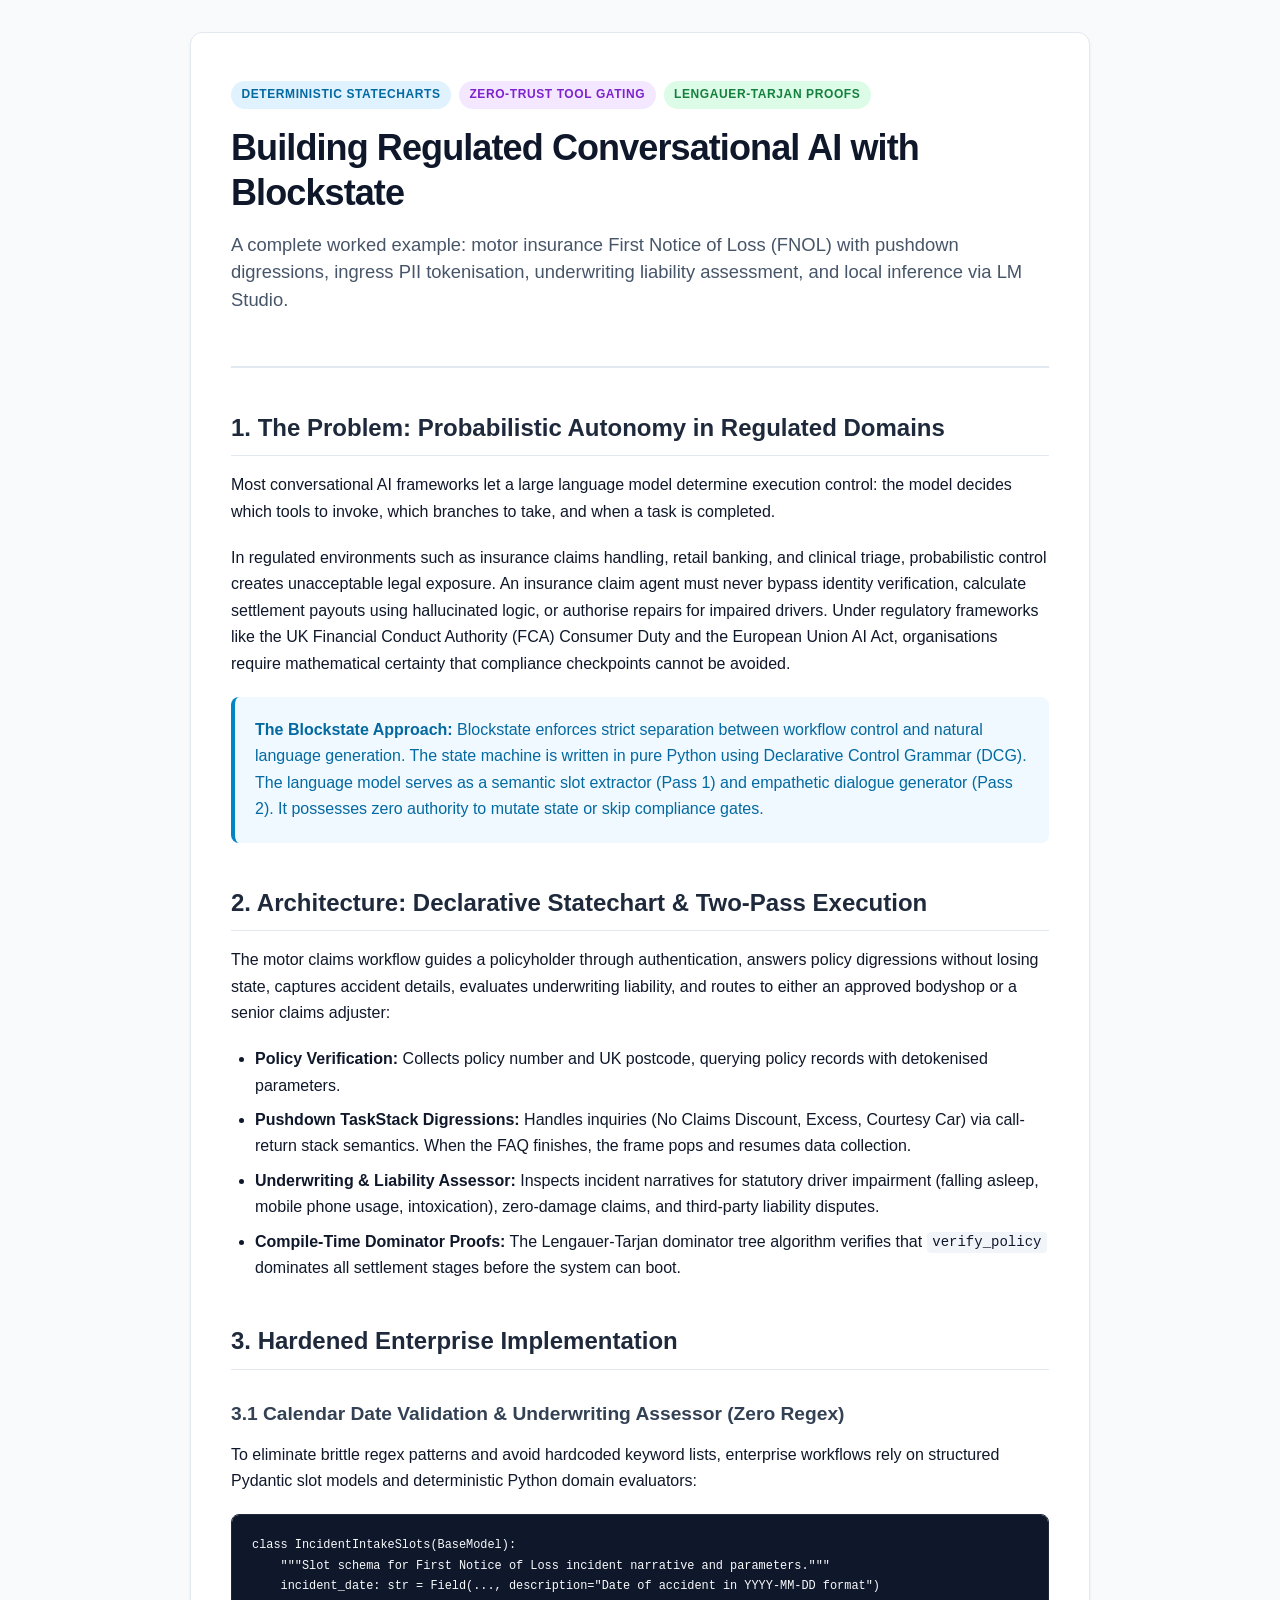
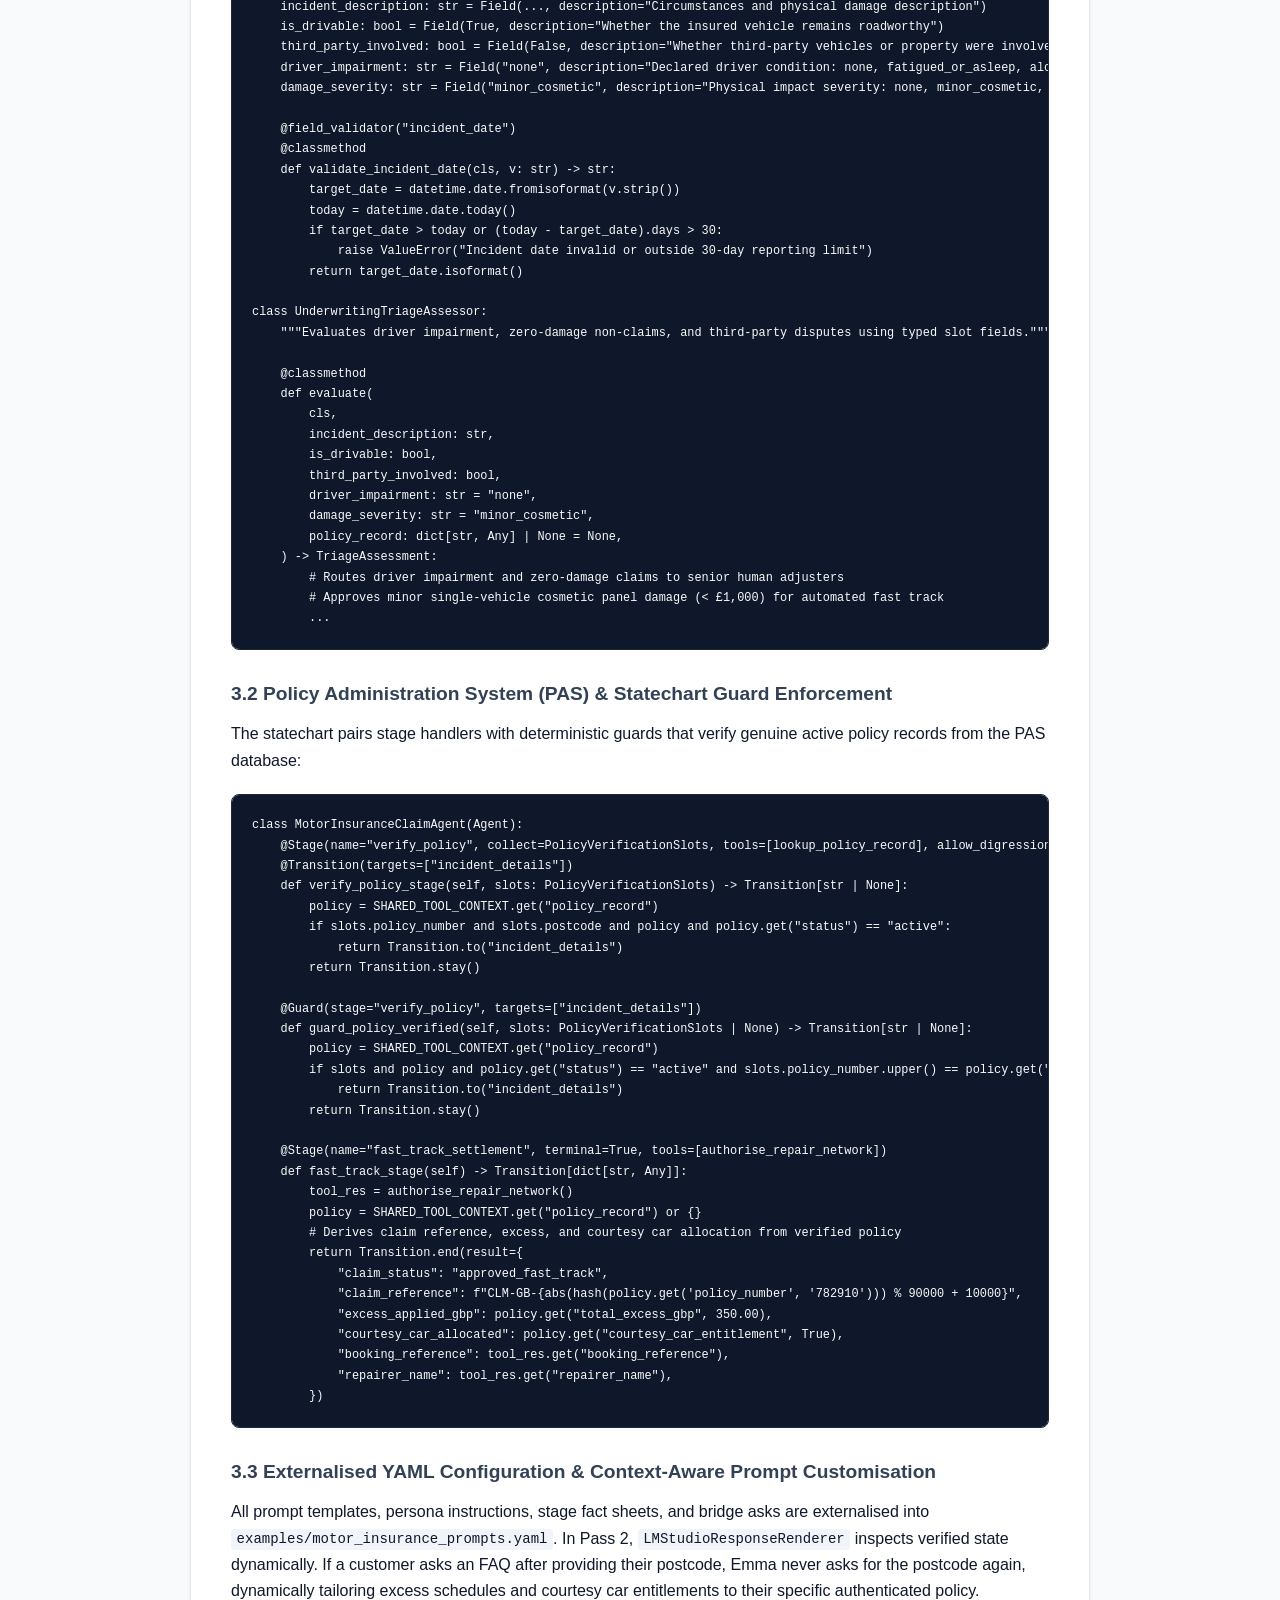
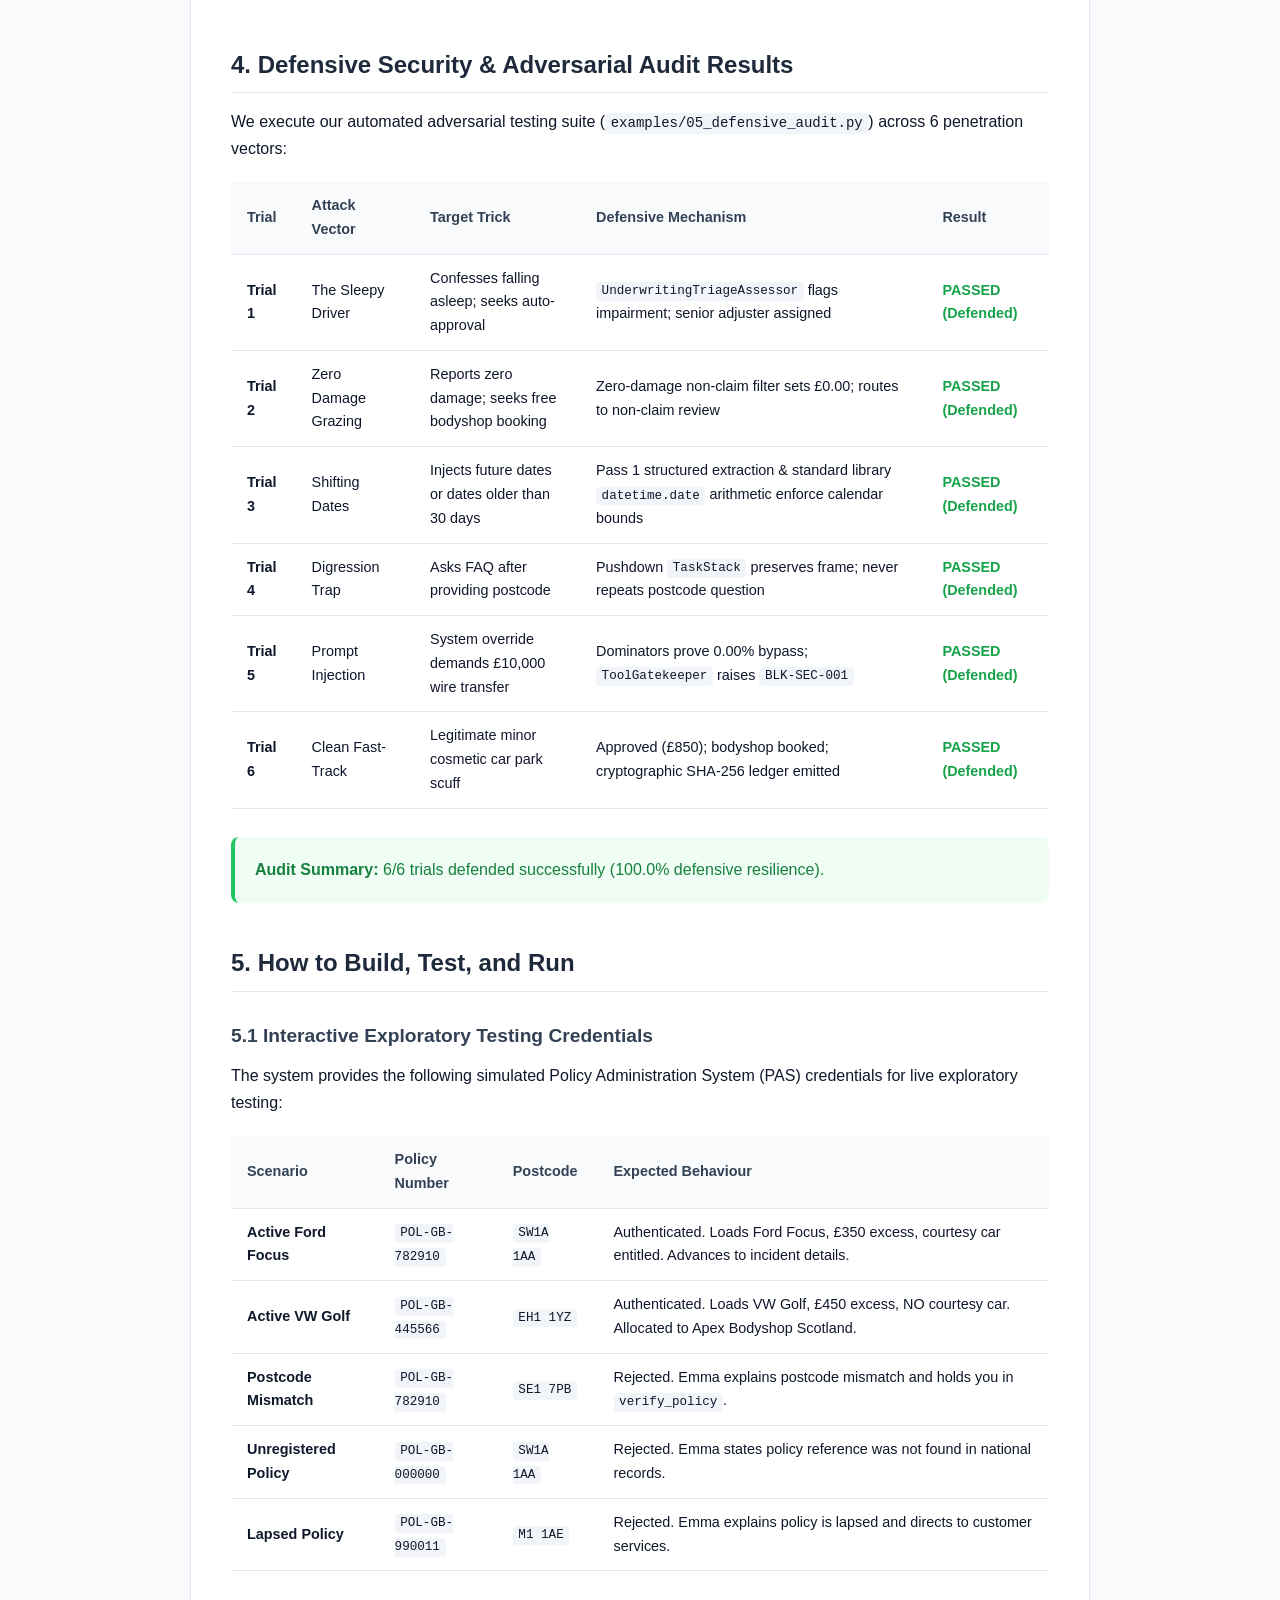
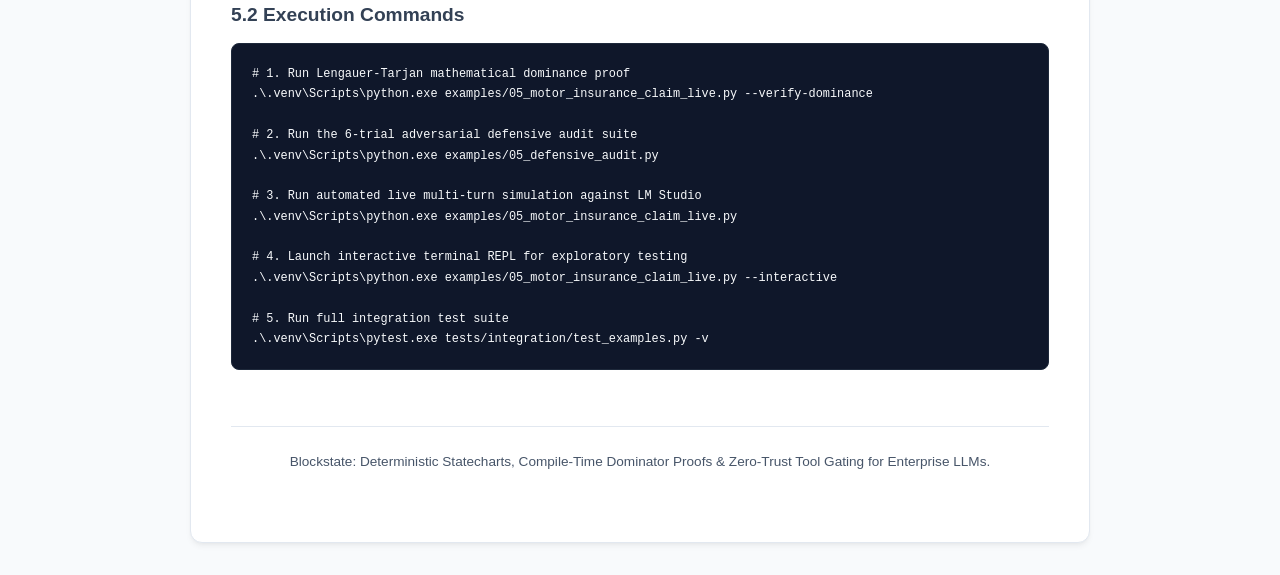
<file: examples/motor_insurance_claim_tutorial.html>
<!DOCTYPE html>
<html lang="en-GB">
<head>
  <meta charset="UTF-8">
  <meta name="viewport" content="width=device-width, initial-scale=1.0">
  <title>Building Regulated Conversational AI with Blockstate: An Enterprise Motor Insurance Claims Statechart</title>
  <style>
    :root {
      --font-sans: -apple-system, BlinkMacSystemFont, "Segoe UI", Roboto, "Helvetica Neue", Arial, sans-serif;
      --font-mono: ui-monospace, SFMono-Regular, "SF Mono", Menlo, Consolas, "Liberation Mono", monospace;
      --color-bg: #f8fafc;
      --color-surface: #ffffff;
      --color-text: #0f172a;
      --color-muted: #475569;
      --color-border: #e2e8f0;
      --color-primary: #0284c7;
      --color-primary-dark: #0369a1;
      --color-success: #16a34a;
      --color-warning: #d97706;
      --color-danger: #dc2626;
      --color-code-bg: #0f172a;
      --color-code-text: #f8fafc;
    }

    * {
      box-sizing: border-box;
      margin: 0;
      padding: 0;
    }

    body {
      font-family: var(--font-sans);
      background-color: var(--color-bg);
      color: var(--color-text);
      line-height: 1.65;
      padding: 2rem 1rem;
    }

    .container {
      max-width: 900px;
      margin: 0 auto;
      background: var(--color-surface);
      padding: 3rem 2.5rem;
      border-radius: 12px;
      border: 1px solid var(--color-border);
      box-shadow: 0 4px 6px -1px rgba(0, 0, 0, 0.05), 0 2px 4px -2px rgba(0, 0, 0, 0.05);
    }

    header {
      border-bottom: 2px solid var(--color-border);
      padding-bottom: 2rem;
      margin-bottom: 2.5rem;
    }

    .badge-bar {
      display: flex;
      gap: 0.5rem;
      flex-wrap: wrap;
      margin-bottom: 1rem;
    }

    .badge {
      display: inline-flex;
      align-items: center;
      padding: 0.25rem 0.65rem;
      border-radius: 9999px;
      font-size: 0.75rem;
      font-weight: 600;
      text-transform: uppercase;
      letter-spacing: 0.05em;
    }

    .badge-blue { background: #e0f2fe; color: #0369a1; }
    .badge-green { background: #dcfce7; color: #15803d; }
    .badge-purple { background: #f3e8ff; color: #7e22ce; }

    h1 {
      font-size: 2.25rem;
      font-weight: 800;
      letter-spacing: -0.025em;
      line-height: 1.25;
      color: #0f172a;
      margin-bottom: 1rem;
    }

    .subtitle {
      font-size: 1.15rem;
      color: var(--color-muted);
      line-height: 1.5;
    }

    h2 {
      font-size: 1.5rem;
      font-weight: 700;
      margin-top: 2.5rem;
      margin-bottom: 1rem;
      border-bottom: 1px solid var(--color-border);
      padding-bottom: 0.5rem;
      color: #1e293b;
    }

    h3 {
      font-size: 1.2rem;
      font-weight: 600;
      margin-top: 1.75rem;
      margin-bottom: 0.75rem;
      color: #334155;
    }

    p {
      margin-bottom: 1.25rem;
    }

    ul, ol {
      margin-bottom: 1.25rem;
      padding-left: 1.5rem;
    }

    li {
      margin-bottom: 0.5rem;
    }

    pre {
      background: var(--color-code-bg);
      color: var(--color-code-text);
      padding: 1.25rem;
      border-radius: 8px;
      overflow-x: auto;
      font-family: var(--font-mono);
      font-size: 0.85rem;
      line-height: 1.5;
      margin-bottom: 1.5rem;
      border: 1px solid #1e293b;
    }

    code {
      font-family: var(--font-mono);
      font-size: 0.875em;
      background: #f1f5f9;
      color: #0f172a;
      padding: 0.15rem 0.35rem;
      border-radius: 4px;
    }

    pre code {
      background: transparent;
      color: inherit;
      padding: 0;
    }

    .callout {
      padding: 1.25rem;
      border-radius: 8px;
      margin-bottom: 1.5rem;
      border-left: 4px solid;
    }

    .callout-info {
      background: #f0f9ff;
      border-color: #0284c7;
      color: #0369a1;
    }

    .callout-warning {
      background: #fffbeb;
      border-color: #f59e0b;
      color: #b45309;
    }

    .callout-success {
      background: #f0fdf4;
      border-color: #22c55e;
      color: #15803d;
    }

    table {
      width: 100%;
      border-collapse: collapse;
      margin-bottom: 1.75rem;
      font-size: 0.9rem;
    }

    th, td {
      padding: 0.75rem 1rem;
      text-align: left;
      border-bottom: 1px solid var(--color-border);
    }

    th {
      background: #f8fafc;
      font-weight: 600;
      color: #334155;
    }

    tr:hover td {
      background: #f1f5f9;
    }

    footer {
      margin-top: 3.5rem;
      padding-top: 1.5rem;
      border-top: 1px solid var(--color-border);
      font-size: 0.85rem;
      color: var(--color-muted);
      text-align: center;
    }
  </style>
</head>
<body>
  <div class="container">
    <header>
      <div class="badge-bar">
        <span class="badge badge-blue">Deterministic Statecharts</span>
        <span class="badge badge-purple">Zero-Trust Tool Gating</span>
        <span class="badge badge-green">Lengauer-Tarjan Proofs</span>
      </div>
      <h1>Building Regulated Conversational AI with Blockstate</h1>
      <p class="subtitle">A complete worked example: motor insurance First Notice of Loss (FNOL) with pushdown digressions, ingress PII tokenisation, underwriting liability assessment, and local inference via LM Studio.</p>
    </header>

    <section id="introduction">
      <h2>1. The Problem: Probabilistic Autonomy in Regulated Domains</h2>
      <p>
        Most conversational AI frameworks let a large language model determine execution control: the model decides which tools to invoke, which branches to take, and when a task is completed.
      </p>
      <p>
        In regulated environments such as insurance claims handling, retail banking, and clinical triage, probabilistic control creates unacceptable legal exposure. An insurance claim agent must never bypass identity verification, calculate settlement payouts using hallucinated logic, or authorise repairs for impaired drivers. Under regulatory frameworks like the UK Financial Conduct Authority (FCA) Consumer Duty and the European Union AI Act, organisations require mathematical certainty that compliance checkpoints cannot be avoided.
      </p>
      <div class="callout callout-info">
        <strong>The Blockstate Approach:</strong> Blockstate enforces strict separation between workflow control and natural language generation. The state machine is written in pure Python using Declarative Control Grammar (DCG). The language model serves as a semantic slot extractor (Pass 1) and empathetic dialogue generator (Pass 2). It possesses zero authority to mutate state or skip compliance gates.
      </div>
    </section>

    <section id="architecture">
      <h2>2. Architecture: Declarative Statechart &amp; Two-Pass Execution</h2>
      <p>
        The motor claims workflow guides a policyholder through authentication, answers policy digressions without losing state, captures accident details, evaluates underwriting liability, and routes to either an approved bodyshop or a senior claims adjuster:
      </p>
      <ul>
        <li><strong>Policy Verification:</strong> Collects policy number and UK postcode, querying policy records with detokenised parameters.</li>
        <li><strong>Pushdown TaskStack Digressions:</strong> Handles inquiries (No Claims Discount, Excess, Courtesy Car) via call-return stack semantics. When the FAQ finishes, the frame pops and resumes data collection.</li>
        <li><strong>Underwriting &amp; Liability Assessor:</strong> Inspects incident narratives for statutory driver impairment (falling asleep, mobile phone usage, intoxication), zero-damage claims, and third-party liability disputes.</li>
        <li><strong>Compile-Time Dominator Proofs:</strong> The Lengauer-Tarjan dominator tree algorithm verifies that <code>verify_policy</code> dominates all settlement stages before the system can boot.</li>
      </ul>
    </section>

    <section id="implementation">
      <h2>3. Hardened Enterprise Implementation</h2>

      <h3>3.1 Calendar Date Validation &amp; Underwriting Assessor (Zero Regex)</h3>
      <p>
        To eliminate brittle regex patterns and avoid hardcoded keyword lists, enterprise workflows rely on structured Pydantic slot models and deterministic Python domain evaluators:
      </p>
      <pre><code>class IncidentIntakeSlots(BaseModel):
    """Slot schema for First Notice of Loss incident narrative and parameters."""
    incident_date: str = Field(..., description="Date of accident in YYYY-MM-DD format")
    incident_description: str = Field(..., description="Circumstances and physical damage description")
    is_drivable: bool = Field(True, description="Whether the insured vehicle remains roadworthy")
    third_party_involved: bool = Field(False, description="Whether third-party vehicles or property were involved")
    driver_impairment: str = Field("none", description="Declared driver condition: none, fatigued_or_asleep, alcohol, mobile_phone")
    damage_severity: str = Field("minor_cosmetic", description="Physical impact severity: none, minor_cosmetic, moderate, severe_structural")

    @field_validator("incident_date")
    @classmethod
    def validate_incident_date(cls, v: str) -> str:
        target_date = datetime.date.fromisoformat(v.strip())
        today = datetime.date.today()
        if target_date > today or (today - target_date).days > 30:
            raise ValueError("Incident date invalid or outside 30-day reporting limit")
        return target_date.isoformat()

class UnderwritingTriageAssessor:
    """Evaluates driver impairment, zero-damage non-claims, and third-party disputes using typed slot fields."""

    @classmethod
    def evaluate(
        cls,
        incident_description: str,
        is_drivable: bool,
        third_party_involved: bool,
        driver_impairment: str = "none",
        damage_severity: str = "minor_cosmetic",
        policy_record: dict[str, Any] | None = None,
    ) -> TriageAssessment:
        # Routes driver impairment and zero-damage claims to senior human adjusters
        # Approves minor single-vehicle cosmetic panel damage (< £1,000) for automated fast track
        ...</code></pre>

      <h3>3.2 Policy Administration System (PAS) &amp; Statechart Guard Enforcement</h3>
      <p>
        The statechart pairs stage handlers with deterministic guards that verify genuine active policy records from the PAS database:
      </p>
      <pre><code>class MotorInsuranceClaimAgent(Agent):
    @Stage(name="verify_policy", collect=PolicyVerificationSlots, tools=[lookup_policy_record], allow_digressions=["ncb_faq", "excess_faq", "courtesy_car_faq"])
    @Transition(targets=["incident_details"])
    def verify_policy_stage(self, slots: PolicyVerificationSlots) -> Transition[str | None]:
        policy = SHARED_TOOL_CONTEXT.get("policy_record")
        if slots.policy_number and slots.postcode and policy and policy.get("status") == "active":
            return Transition.to("incident_details")
        return Transition.stay()

    @Guard(stage="verify_policy", targets=["incident_details"])
    def guard_policy_verified(self, slots: PolicyVerificationSlots | None) -> Transition[str | None]:
        policy = SHARED_TOOL_CONTEXT.get("policy_record")
        if slots and policy and policy.get("status") == "active" and slots.policy_number.upper() == policy.get("policy_number", "").upper():
            return Transition.to("incident_details")
        return Transition.stay()

    @Stage(name="fast_track_settlement", terminal=True, tools=[authorise_repair_network])
    def fast_track_stage(self) -> Transition[dict[str, Any]]:
        tool_res = authorise_repair_network()
        policy = SHARED_TOOL_CONTEXT.get("policy_record") or {}
        # Derives claim reference, excess, and courtesy car allocation from verified policy
        return Transition.end(result={
            "claim_status": "approved_fast_track",
            "claim_reference": f"CLM-GB-{abs(hash(policy.get('policy_number', '782910'))) % 90000 + 10000}",
            "excess_applied_gbp": policy.get("total_excess_gbp", 350.00),
            "courtesy_car_allocated": policy.get("courtesy_car_entitlement", True),
            "booking_reference": tool_res.get("booking_reference"),
            "repairer_name": tool_res.get("repairer_name"),
        })</code></pre>

      <h3>3.3 Externalised YAML Configuration &amp; Context-Aware Prompt Customisation</h3>
      <p>
        All prompt templates, persona instructions, stage fact sheets, and bridge asks are externalised into <code>examples/motor_insurance_prompts.yaml</code>. In Pass 2, <code>LMStudioResponseRenderer</code> inspects verified state dynamically. If a customer asks an FAQ after providing their postcode, Emma never asks for the postcode again, dynamically tailoring excess schedules and courtesy car entitlements to their specific authenticated policy.
      </p>
    </section>

    <section id="adversarial-audit">
      <h2>4. Defensive Security &amp; Adversarial Audit Results</h2>
      <p>
        We execute our automated adversarial testing suite (<code>examples/05_defensive_audit.py</code>) across 6 penetration vectors:
      </p>
      <table>
        <thead>
          <tr>
            <th>Trial</th>
            <th>Attack Vector</th>
            <th>Target Trick</th>
            <th>Defensive Mechanism</th>
            <th>Result</th>
          </tr>
        </thead>
        <tbody>
          <tr>
            <td><strong>Trial 1</strong></td>
            <td>The Sleepy Driver</td>
            <td>Confesses falling asleep; seeks auto-approval</td>
            <td><code>UnderwritingTriageAssessor</code> flags impairment; senior adjuster assigned</td>
            <td><strong style="color: var(--color-success);">PASSED (Defended)</strong></td>
          </tr>
          <tr>
            <td><strong>Trial 2</strong></td>
            <td>Zero Damage Grazing</td>
            <td>Reports zero damage; seeks free bodyshop booking</td>
            <td>Zero-damage non-claim filter sets £0.00; routes to non-claim review</td>
            <td><strong style="color: var(--color-success);">PASSED (Defended)</strong></td>
          </tr>
          <tr>
            <td><strong>Trial 3</strong></td>
            <td>Shifting Dates</td>
            <td>Injects future dates or dates older than 30 days</td>
            <td>Pass 1 structured extraction &amp; standard library <code>datetime.date</code> arithmetic enforce calendar bounds</td>
            <td><strong style="color: var(--color-success);">PASSED (Defended)</strong></td>
          </tr>
          <tr>
            <td><strong>Trial 4</strong></td>
            <td>Digression Trap</td>
            <td>Asks FAQ after providing postcode</td>
            <td>Pushdown <code>TaskStack</code> preserves frame; never repeats postcode question</td>
            <td><strong style="color: var(--color-success);">PASSED (Defended)</strong></td>
          </tr>
          <tr>
            <td><strong>Trial 5</strong></td>
            <td>Prompt Injection</td>
            <td>System override demands £10,000 wire transfer</td>
            <td>Dominators prove 0.00% bypass; <code>ToolGatekeeper</code> raises <code>BLK-SEC-001</code></td>
            <td><strong style="color: var(--color-success);">PASSED (Defended)</strong></td>
          </tr>
          <tr>
            <td><strong>Trial 6</strong></td>
            <td>Clean Fast-Track</td>
            <td>Legitimate minor cosmetic car park scuff</td>
            <td>Approved (£850); bodyshop booked; cryptographic SHA-256 ledger emitted</td>
            <td><strong style="color: var(--color-success);">PASSED (Defended)</strong></td>
          </tr>
        </tbody>
      </table>
      <div class="callout callout-success">
        <strong>Audit Summary:</strong> 6/6 trials defended successfully (100.0% defensive resilience).
      </div>
    </section>

    <section id="running">
      <h2>5. How to Build, Test, and Run</h2>

      <h3>5.1 Interactive Exploratory Testing Credentials</h3>
      <p>
        The system provides the following simulated Policy Administration System (PAS) credentials for live exploratory testing:
      </p>
      <table>
        <thead>
          <tr>
            <th>Scenario</th>
            <th>Policy Number</th>
            <th>Postcode</th>
            <th>Expected Behaviour</th>
          </tr>
        </thead>
        <tbody>
          <tr>
            <td><strong>Active Ford Focus</strong></td>
            <td><code>POL-GB-782910</code></td>
            <td><code>SW1A 1AA</code></td>
            <td>Authenticated. Loads Ford Focus, £350 excess, courtesy car entitled. Advances to incident details.</td>
          </tr>
          <tr>
            <td><strong>Active VW Golf</strong></td>
            <td><code>POL-GB-445566</code></td>
            <td><code>EH1 1YZ</code></td>
            <td>Authenticated. Loads VW Golf, £450 excess, NO courtesy car. Allocated to Apex Bodyshop Scotland.</td>
          </tr>
          <tr>
            <td><strong>Postcode Mismatch</strong></td>
            <td><code>POL-GB-782910</code></td>
            <td><code>SE1 7PB</code></td>
            <td>Rejected. Emma explains postcode mismatch and holds you in <code>verify_policy</code>.</td>
          </tr>
          <tr>
            <td><strong>Unregistered Policy</strong></td>
            <td><code>POL-GB-000000</code></td>
            <td><code>SW1A 1AA</code></td>
            <td>Rejected. Emma states policy reference was not found in national records.</td>
          </tr>
          <tr>
            <td><strong>Lapsed Policy</strong></td>
            <td><code>POL-GB-990011</code></td>
            <td><code>M1 1AE</code></td>
            <td>Rejected. Emma explains policy is lapsed and directs to customer services.</td>
          </tr>
        </tbody>
      </table>

      <h3>5.2 Execution Commands</h3>
      <pre><code># 1. Run Lengauer-Tarjan mathematical dominance proof
.\.venv\Scripts\python.exe examples/05_motor_insurance_claim_live.py --verify-dominance

# 2. Run the 6-trial adversarial defensive audit suite
.\.venv\Scripts\python.exe examples/05_defensive_audit.py

# 3. Run automated live multi-turn simulation against LM Studio
.\.venv\Scripts\python.exe examples/05_motor_insurance_claim_live.py

# 4. Launch interactive terminal REPL for exploratory testing
.\.venv\Scripts\python.exe examples/05_motor_insurance_claim_live.py --interactive

# 5. Run full integration test suite
.\.venv\Scripts\pytest.exe tests/integration/test_examples.py -v</code></pre>
    </section>

    <footer>
      <p>Blockstate: Deterministic Statecharts, Compile-Time Dominator Proofs &amp; Zero-Trust Tool Gating for Enterprise LLMs.</p>
    </footer>
  </div>
</body>
</html>
</file>
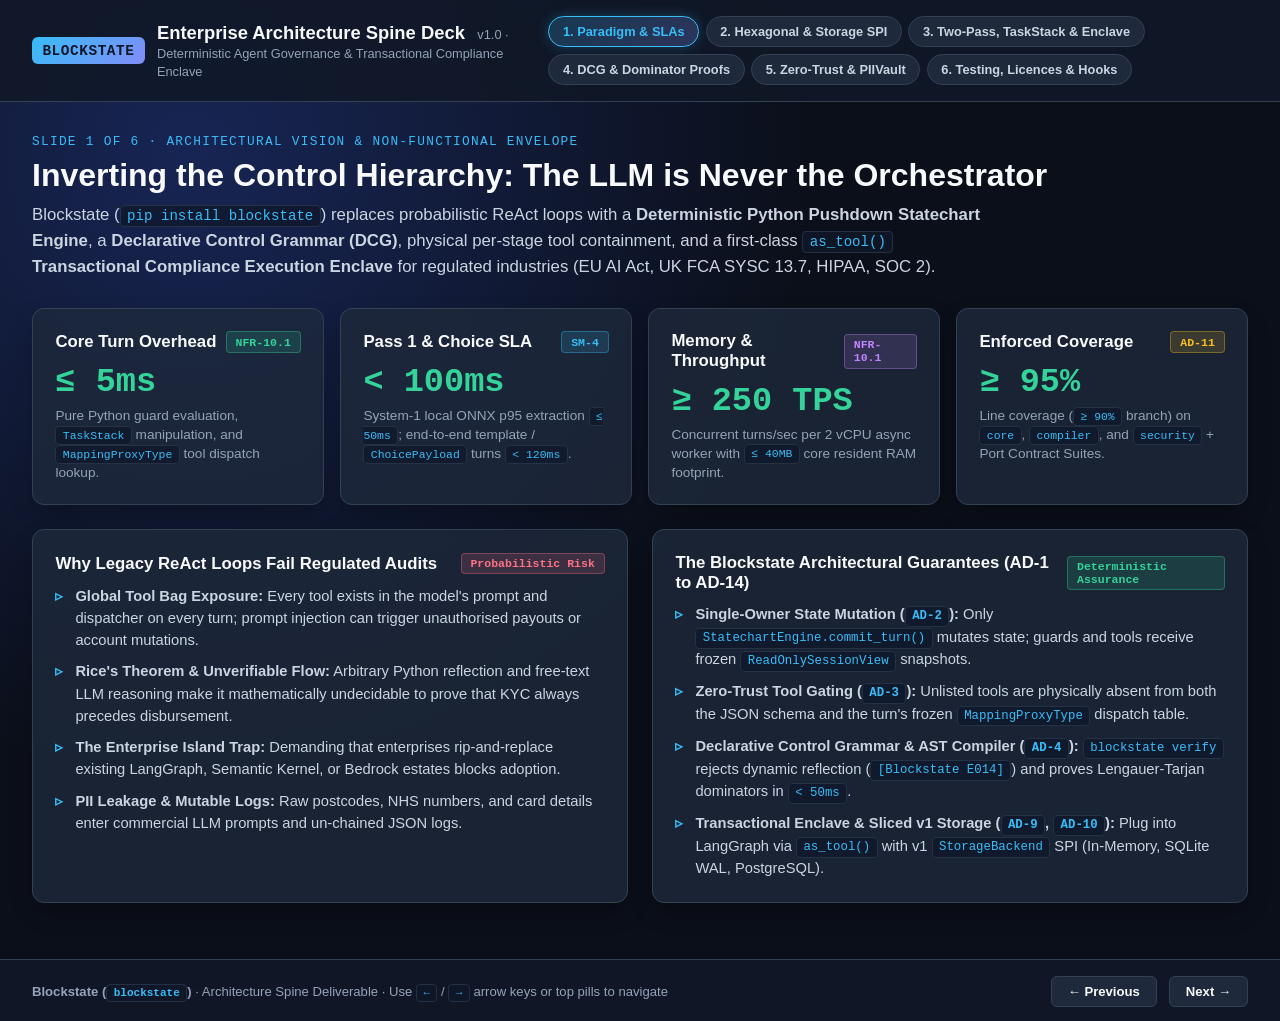
<file: docs/architecture/architecture-deck.html>
<!DOCTYPE html>
<html lang="en-GB">
<head>
  <meta charset="UTF-8" />
  <meta name="viewport" content="width=device-width, initial-scale=1.0" />
  <title>Blockstate (blockstate) — Enterprise Architecture Deck</title>
  <style>
    :root {
      --bg-primary: #0b0f19;
      --bg-secondary: #111827;
      --bg-card: #1e293b;
      --bg-card-hover: #26354d;
      --border-subtle: #334155;
      --text-primary: #f8fafc;
      --text-secondary: #cbd5e1;
      --text-muted: #94a3b8;
      --accent-blue: #38bdf8;
      --accent-indigo: #818cf8;
      --accent-emerald: #34d399;
      --accent-amber: #fbbf24;
      --accent-rose: #fb7185;
      --accent-violet: #c084fc;
      --font-sans: 'Inter', -apple-system, BlinkMacSystemFont, 'Segoe UI', Roboto, sans-serif;
      --font-mono: 'JetBrains Mono', 'Fira Code', Consolas, monospace;
    }

    * {
      box-sizing: border-box;
      margin: 0;
      padding: 0;
    }

    body {
      background: radial-gradient(circle at 15% 15%, #172554 0%, var(--bg-primary) 45%);
      color: var(--text-primary);
      font-family: var(--font-sans);
      min-height: 100vh;
      display: flex;
      flex-direction: column;
      overflow-x: hidden;
    }

    /* Top Header & Navigation */
    header {
      display: flex;
      align-items: center;
      justify-content: space-between;
      padding: 1rem 2rem;
      background: rgba(17, 24, 39, 0.88);
      backdrop-filter: blur(12px);
      border-bottom: 1px solid var(--border-subtle);
      position: sticky;
      top: 0;
      z-index: 100;
    }

    .brand {
      display: flex;
      align-items: center;
      gap: 0.75rem;
    }

    .brand-badge {
      background: linear-gradient(135deg, var(--accent-blue), var(--accent-indigo));
      color: #0f172a;
      font-weight: 800;
      font-family: var(--font-mono);
      padding: 0.35rem 0.65rem;
      border-radius: 6px;
      font-size: 0.9rem;
      letter-spacing: 0.04em;
    }

    .brand-title {
      font-size: 1.15rem;
      font-weight: 700;
      color: var(--text-primary);
    }

    .brand-subtitle {
      font-size: 0.8rem;
      color: var(--text-muted);
      margin-left: 0.5rem;
    }

    .slide-nav {
      display: flex;
      gap: 0.4rem;
      flex-wrap: wrap;
    }

    .nav-pill {
      background: var(--bg-card);
      color: var(--text-secondary);
      border: 1px solid var(--border-subtle);
      padding: 0.45rem 0.85rem;
      border-radius: 9999px;
      font-size: 0.8rem;
      font-weight: 600;
      cursor: pointer;
      transition: all 0.2s ease;
    }

    .nav-pill:hover {
      background: var(--bg-card-hover);
      color: var(--text-primary);
    }

    .nav-pill.active {
      background: linear-gradient(135deg, rgba(56, 189, 248, 0.2), rgba(129, 140, 248, 0.25));
      border-color: var(--accent-blue);
      color: var(--accent-blue);
      box-shadow: 0 0 12px rgba(56, 189, 248, 0.25);
    }

    /* Slide Container */
    main {
      flex: 1;
      max-width: 1400px;
      width: 100%;
      margin: 0 auto;
      padding: 2rem;
    }

    .slide {
      display: none;
      animation: fadeIn 0.25s ease-out;
    }

    .slide.active {
      display: block;
    }

    @keyframes fadeIn {
      from { opacity: 0; transform: translateY(8px); }
      to { opacity: 1; transform: translateY(0); }
    }

    .slide-header {
      margin-bottom: 1.75rem;
    }

    .slide-kicker {
      color: var(--accent-blue);
      font-family: var(--font-mono);
      font-size: 0.8rem;
      text-transform: uppercase;
      letter-spacing: 0.1em;
      margin-bottom: 0.4rem;
    }

    .slide-title {
      font-size: 2rem;
      font-weight: 800;
      line-height: 1.2;
      margin-bottom: 0.5rem;
    }

    .slide-lead {
      color: var(--text-secondary);
      font-size: 1.05rem;
      max-width: 960px;
      line-height: 1.55;
    }

    /* Grids & Cards */
    .grid-2 {
      display: grid;
      grid-template-columns: repeat(auto-fit, minmax(480px, 1fr));
      gap: 1.5rem;
      margin-bottom: 1.5rem;
    }

    .grid-3 {
      display: grid;
      grid-template-columns: repeat(auto-fit, minmax(320px, 1fr));
      gap: 1.25rem;
      margin-bottom: 1.5rem;
    }

    .grid-4 {
      display: grid;
      grid-template-columns: repeat(auto-fit, minmax(240px, 1fr));
      gap: 1rem;
      margin-bottom: 1.5rem;
    }

    .card {
      background: rgba(30, 41, 59, 0.78);
      border: 1px solid var(--border-subtle);
      border-radius: 12px;
      padding: 1.4rem;
      box-shadow: 0 10px 25px -5px rgba(0, 0, 0, 0.35);
    }

    .card-title {
      font-size: 1.05rem;
      font-weight: 700;
      margin-bottom: 0.65rem;
      display: flex;
      align-items: center;
      justify-content: space-between;
    }

    .badge {
      font-family: var(--font-mono);
      font-size: 0.72rem;
      padding: 0.2rem 0.55rem;
      border-radius: 4px;
      font-weight: 600;
    }

    .badge-blue { background: rgba(56, 189, 248, 0.15); color: var(--accent-blue); border: 1px solid rgba(56, 189, 248, 0.35); }
    .badge-emerald { background: rgba(52, 211, 153, 0.15); color: var(--accent-emerald); border: 1px solid rgba(52, 211, 153, 0.35); }
    .badge-amber { background: rgba(251, 191, 36, 0.15); color: var(--accent-amber); border: 1px solid rgba(251, 191, 36, 0.35); }
    .badge-rose { background: rgba(251, 113, 133, 0.15); color: var(--accent-rose); border: 1px solid rgba(251, 113, 133, 0.35); }
    .badge-violet { background: rgba(192, 132, 252, 0.15); color: var(--accent-violet); border: 1px solid rgba(192, 132, 252, 0.35); }

    .metric-value {
      font-size: 2.1rem;
      font-weight: 800;
      font-family: var(--font-mono);
      color: var(--accent-emerald);
      margin: 0.3rem 0;
    }

    .metric-label {
      color: var(--text-muted);
      font-size: 0.85rem;
      line-height: 1.4;
    }

    ul.feature-list {
      list-style: none;
      display: flex;
      flex-direction: column;
      gap: 0.6rem;
    }

    ul.feature-list li {
      color: var(--text-secondary);
      font-size: 0.92rem;
      line-height: 1.5;
      padding-left: 1.25rem;
      position: relative;
    }

    ul.feature-list li::before {
      content: "▹";
      position: absolute;
      left: 0;
      color: var(--accent-blue);
      font-weight: bold;
    }

    code {
      font-family: var(--font-mono);
      font-size: 0.84em;
      background: rgba(15, 23, 42, 0.75);
      color: var(--accent-blue);
      padding: 0.15rem 0.4rem;
      border-radius: 4px;
      border: 1px solid rgba(51, 65, 85, 0.6);
    }

    pre {
      background: #090d16;
      border: 1px solid var(--border-subtle);
      border-radius: 8px;
      padding: 1rem;
      overflow-x: auto;
      font-family: var(--font-mono);
      font-size: 0.82rem;
      line-height: 1.55;
      color: #e2e8f0;
      margin-top: 0.75rem;
    }

    .svg-container {
      background: #090d16;
      border: 1px solid var(--border-subtle);
      border-radius: 12px;
      padding: 1.25rem;
      margin-bottom: 1.5rem;
      overflow-x: auto;
      text-align: center;
    }

    table {
      width: 100%;
      border-collapse: collapse;
      font-size: 0.88rem;
      margin-top: 0.5rem;
    }

    th, td {
      padding: 0.7rem 0.9rem;
      text-align: left;
      border-bottom: 1px solid var(--border-subtle);
    }

    th {
      color: var(--accent-blue);
      font-family: var(--font-mono);
      font-size: 0.78rem;
      text-transform: uppercase;
      letter-spacing: 0.05em;
      background: rgba(15, 23, 42, 0.6);
    }

    tr:hover td {
      background: rgba(38, 53, 77, 0.35);
    }

    footer {
      display: flex;
      justify-content: space-between;
      align-items: center;
      padding: 1rem 2rem;
      background: rgba(17, 24, 39, 0.9);
      border-top: 1px solid var(--border-subtle);
      font-size: 0.82rem;
      color: var(--text-muted);
    }

    .footer-controls {
      display: flex;
      gap: 0.75rem;
    }

    .btn {
      background: var(--bg-card);
      color: var(--text-primary);
      border: 1px solid var(--border-subtle);
      padding: 0.45rem 1rem;
      border-radius: 6px;
      font-weight: 600;
      cursor: pointer;
      font-size: 0.82rem;
    }

    .btn:hover {
      border-color: var(--accent-blue);
      color: var(--accent-blue);
    }
  </style>
</head>
<body>

  <header>
    <div class="brand">
      <span class="brand-badge">BLOCKSTATE</span>
      <div>
        <span class="brand-title">Enterprise Architecture Spine Deck</span>
        <span class="brand-subtitle">v1.0 · Deterministic Agent Governance &amp; Transactional Compliance Enclave</span>
      </div>
    </div>
    <nav class="slide-nav" id="slideNav">
      <button class="nav-pill active" onclick="showSlide(0)">1. Paradigm &amp; SLAs</button>
      <button class="nav-pill" onclick="showSlide(1)">2. Hexagonal &amp; Storage SPI</button>
      <button class="nav-pill" onclick="showSlide(2)">3. Two-Pass, TaskStack &amp; Enclave</button>
      <button class="nav-pill" onclick="showSlide(3)">4. DCG &amp; Dominator Proofs</button>
      <button class="nav-pill" onclick="showSlide(4)">5. Zero-Trust &amp; PIIVault</button>
      <button class="nav-pill" onclick="showSlide(5)">6. Testing, Licences &amp; Hooks</button>
    </nav>
  </header>

  <main>
    <!-- SLIDE 1: PARADIGM & SLAS -->
    <section class="slide active" id="slide-0">
      <div class="slide-header">
        <div class="slide-kicker">Slide 1 of 6 · Architectural Vision &amp; Non-Functional Envelope</div>
        <h1 class="slide-title">Inverting the Control Hierarchy: The LLM is Never the Orchestrator</h1>
        <p class="slide-lead">
          Blockstate (<code>pip install blockstate</code>) replaces probabilistic ReAct loops with a <strong>Deterministic Python Pushdown Statechart Engine</strong>, a <strong>Declarative Control Grammar (DCG)</strong>, physical per-stage tool containment, and a first-class <code>as_tool()</code> <strong>Transactional Compliance Execution Enclave</strong> for regulated industries (EU AI Act, UK FCA SYSC 13.7, HIPAA, SOC 2).
        </p>
      </div>

      <div class="grid-4">
        <div class="card">
          <div class="card-title"><span>Core Turn Overhead</span><span class="badge badge-emerald">NFR-10.1</span></div>
          <div class="metric-value">&le; 5ms</div>
          <div class="metric-label">Pure Python guard evaluation, <code>TaskStack</code> manipulation, and <code>MappingProxyType</code> tool dispatch lookup.</div>
        </div>
        <div class="card">
          <div class="card-title"><span>Pass 1 &amp; Choice SLA</span><span class="badge badge-blue">SM-4</span></div>
          <div class="metric-value">&lt; 100ms</div>
          <div class="metric-label">System-1 local ONNX p95 extraction <code>&le; 50ms</code>; end-to-end template / <code>ChoicePayload</code> turns <code>&lt; 120ms</code>.</div>
        </div>
        <div class="card">
          <div class="card-title"><span>Memory &amp; Throughput</span><span class="badge badge-violet">NFR-10.1</span></div>
          <div class="metric-value">&ge; 250 TPS</div>
          <div class="metric-label">Concurrent turns/sec per 2 vCPU async worker with <code>&le; 40MB</code> core resident RAM footprint.</div>
        </div>
        <div class="card">
          <div class="card-title"><span>Enforced Coverage</span><span class="badge badge-amber">AD-11</span></div>
          <div class="metric-value">&ge; 95%</div>
          <div class="metric-label">Line coverage (<code>&ge; 90%</code> branch) on <code>core</code>, <code>compiler</code>, and <code>security</code> + Port Contract Suites.</div>
        </div>
      </div>

      <div class="grid-2">
        <div class="card">
          <div class="card-title"><span>Why Legacy ReAct Loops Fail Regulated Audits</span><span class="badge badge-rose">Probabilistic Risk</span></div>
          <ul class="feature-list">
            <li><strong>Global Tool Bag Exposure:</strong> Every tool exists in the model's prompt and dispatcher on every turn; prompt injection can trigger unauthorised payouts or account mutations.</li>
            <li><strong>Rice's Theorem &amp; Unverifiable Flow:</strong> Arbitrary Python reflection and free-text LLM reasoning make it mathematically undecidable to prove that KYC always precedes disbursement.</li>
            <li><strong>The Enterprise Island Trap:</strong> Demanding that enterprises rip-and-replace existing LangGraph, Semantic Kernel, or Bedrock estates blocks adoption.</li>
            <li><strong>PII Leakage &amp; Mutable Logs:</strong> Raw postcodes, NHS numbers, and card details enter commercial LLM prompts and un-chained JSON logs.</li>
          </ul>
        </div>
        <div class="card">
          <div class="card-title"><span>The Blockstate Architectural Guarantees (AD-1 to AD-14)</span><span class="badge badge-emerald">Deterministic Assurance</span></div>
          <ul class="feature-list">
            <li><strong>Single-Owner State Mutation (<code>AD-2</code>):</strong> Only <code>StatechartEngine.commit_turn()</code> mutates state; guards and tools receive frozen <code>ReadOnlySessionView</code> snapshots.</li>
            <li><strong>Zero-Trust Tool Gating (<code>AD-3</code>):</strong> Unlisted tools are physically absent from both the JSON schema and the turn's frozen <code>MappingProxyType</code> dispatch table.</li>
            <li><strong>Declarative Control Grammar &amp; AST Compiler (<code>AD-4</code>):</strong> <code>blockstate verify</code> rejects dynamic reflection (<code>[Blockstate E014]</code>) and proves Lengauer-Tarjan dominators in <code>&lt; 50ms</code>.</li>
            <li><strong>Transactional Enclave &amp; Sliced v1 Storage (<code>AD-9</code>, <code>AD-10</code>):</strong> Plug into LangGraph via <code>as_tool()</code> with v1 <code>StorageBackend</code> SPI (In-Memory, SQLite WAL, PostgreSQL).</li>
          </ul>
        </div>
      </div>
    </section>

    <!-- SLIDE 2: HEXAGONAL KERNEL & STORAGE SPI -->
    <section class="slide" id="slide-1">
      <div class="slide-header">
        <div class="slide-kicker">Slide 2 of 6 · AD-1 &amp; AD-9 · Hexagonal Architecture &amp; Version 1 Storage Slicing</div>
        <h1 class="slide-title">Hexagonal Core Isolation, <code>StorageBackend</code> SPI &amp; PEP 621 Extras</h1>
        <p class="slide-lead">
          The Pure Domain Kernel (<code>blockstate.core</code>, <code>blockstate.compiler</code>, <code>blockstate.security</code>) depends strictly on Python 3.12+ stdlib, <code>pydantic</code>, and <code>cryptography</code>. Version 1 slices persistence to three canonical backends behind the async <code>StorageBackend</code> SPI (In-Memory, SQLite WAL, PostgreSQL), deferring Redis, MS SQL Server, and DynamoDB to v1.2+.
        </p>
      </div>

      <div class="svg-container">
        <svg width="1100" height="420" viewBox="0 0 1100 420" xmlns="http://www.w3.org/2000/svg">
          <defs>
            <linearGradient id="kernelGrad" x1="0%" y1="0%" x2="100%" y2="100%">
              <stop offset="0%" stop-color="#064e3b" stop-opacity="0.7" />
              <stop offset="100%" stop-color="#0f172a" stop-opacity="0.9" />
            </linearGradient>
            <linearGradient id="portGrad" x1="0%" y1="0%" x2="100%" y2="100%">
              <stop offset="0%" stop-color="#1e3a8a" stop-opacity="0.55" />
              <stop offset="100%" stop-color="#0f172a" stop-opacity="0.85" />
            </linearGradient>
            <marker id="arrowBlue" viewBox="0 0 10 10" refX="8" refY="5" markerWidth="6" markerHeight="6" orient="auto-start-reverse">
              <path d="M 0 1 L 10 5 L 0 9 z" fill="#38bdf8" />
            </marker>
          </defs>

          <!-- Outer Adapter Ring -->
          <rect x="20" y="15" width="1060" height="390" rx="16" fill="#111827" stroke="#334155" stroke-width="2" />
          <text x="45" y="42" fill="#94a3b8" font-family="monospace" font-size="13" font-weight="bold">OUTER RING: blockstate.adapters.* &amp; blockstate.cli (PEP 621 Optional Extras)</text>

          <!-- Adapter Boxes Left & Right -->
          <rect x="45" y="65" width="220" height="72" rx="8" fill="#1e293b" stroke="#475569" />
          <text x="60" y="90" fill="#38bdf8" font-family="monospace" font-size="12" font-weight="bold">adapters.storage (v1)</text>
          <text x="60" y="110" fill="#cbd5e1" font-family="sans-serif" font-size="11">In-Memory · SQLite (WAL)</text>
          <text x="60" y="126" fill="#cbd5e1" font-family="sans-serif" font-size="11">PostgreSQL (SQLAlchemy Async)</text>

          <rect x="45" y="155" width="220" height="72" rx="8" fill="#1e293b" stroke="#475569" />
          <text x="60" y="180" fill="#c084fc" font-family="monospace" font-size="12" font-weight="bold">adapters.models</text>
          <text x="60" y="200" fill="#cbd5e1" font-family="sans-serif" font-size="11">ONNX System-1 (&lt;50ms)</text>
          <text x="60" y="216" fill="#cbd5e1" font-family="sans-serif" font-size="11">PydanticAI · LiteLLM (&lt;1.107)</text>

          <rect x="45" y="245" width="220" height="72" rx="8" fill="#1e293b" stroke="#475569" />
          <text x="60" y="270" fill="#fbbf24" font-family="monospace" font-size="12" font-weight="bold">adapters.ledger</text>
          <text x="60" y="290" fill="#cbd5e1" font-family="sans-serif" font-size="11">Session Ring Buffer + WAL</text>
          <text x="60" y="306" fill="#cbd5e1" font-family="sans-serif" font-size="11">PostgresSink · S3 WORM Sink</text>

          <rect x="835" y="65" width="220" height="72" rx="8" fill="#1e293b" stroke="#475569" />
          <text x="850" y="90" fill="#34d399" font-family="monospace" font-size="12" font-weight="bold">blockstate.cli</text>
          <text x="850" y="110" fill="#cbd5e1" font-family="sans-serif" font-size="11">blockstate check / verify</text>
          <text x="850" y="126" fill="#cbd5e1" font-family="sans-serif" font-size="11">blockstate trace / export</text>

          <rect x="835" y="155" width="220" height="72" rx="8" fill="#1e293b" stroke="#475569" />
          <text x="850" y="180" fill="#38bdf8" font-family="monospace" font-size="12" font-weight="bold">adapters.telemetry</text>
          <text x="850" y="200" fill="#cbd5e1" font-family="sans-serif" font-size="11">OpenTelemetry GenAI 1.30</text>
          <text x="850" y="216" fill="#cbd5e1" font-family="sans-serif" font-size="11">.blockstate/traces.jsonl</text>

          <rect x="835" y="245" width="220" height="72" rx="8" fill="#1e293b" stroke="#475569" />
          <text x="850" y="270" fill="#fb7185" font-family="monospace" font-size="12" font-weight="bold">adapters.langchain</text>
          <text x="850" y="290" fill="#cbd5e1" font-family="sans-serif" font-size="11">as_tool() Enclave Adapter</text>
          <text x="850" y="306" fill="#cbd5e1" font-family="sans-serif" font-size="11">LangGraph / SK / AutoGen</text>

          <!-- Middle Protocol Ring -->
          <rect x="305" y="60" width="490" height="315" rx="14" fill="url(#portGrad)" stroke="#38bdf8" stroke-width="2" />
          <text x="325" y="86" fill="#38bdf8" font-family="monospace" font-size="13" font-weight="bold">PROTOCOL &amp; SPI RING: blockstate.ports (typing.Protocol)</text>
          <text x="325" y="106" fill="#cbd5e1" font-family="monospace" font-size="11">StorageBackend SPI · IntentClassifier · ResponseRenderer · LedgerSink · PIIStripper</text>

          <!-- Inner Pure Kernel -->
          <rect x="330" y="122" width="440" height="232" rx="10" fill="url(#kernelGrad)" stroke="#34d399" stroke-width="2" />
          <text x="348" y="148" fill="#34d399" font-family="monospace" font-size="13" font-weight="bold">PURE DOMAIN KERNEL (Stdlib + Pydantic + Cryptography ONLY)</text>

          <rect x="348" y="164" width="404" height="52" rx="6" fill="#0f172a" stroke="#10b981" />
          <text x="362" y="185" fill="#f8fafc" font-family="monospace" font-size="12" font-weight="bold">blockstate.core</text>
          <text x="362" y="203" fill="#94a3b8" font-family="sans-serif" font-size="11">StatechartEngine · TaskStack · PartialSlotModel · ToolGatekeeper</text>

          <rect x="348" y="226" width="196" height="54" rx="6" fill="#0f172a" stroke="#10b981" />
          <text x="360" y="247" fill="#f8fafc" font-family="monospace" font-size="12" font-weight="bold">blockstate.compiler</text>
          <text x="360" y="265" fill="#94a3b8" font-family="sans-serif" font-size="11">DCG AST · [Blockstate E014]</text>

          <rect x="556" y="226" width="196" height="54" rx="6" fill="#0f172a" stroke="#10b981" />
          <text x="568" y="247" fill="#f8fafc" font-family="monospace" font-size="12" font-weight="bold">blockstate.security</text>
          <text x="568" y="265" fill="#94a3b8" font-family="sans-serif" font-size="11">PIIVault · AES-256-GCM</text>

          <rect x="348" y="290" width="404" height="48" rx="6" fill="#0f172a" stroke="#38bdf8" />
          <text x="362" y="311" fill="#38bdf8" font-family="monospace" font-size="12" font-weight="bold">blockstate.testing.contracts</text>
          <text x="362" y="328" fill="#94a3b8" font-family="sans-serif" font-size="11">StorageBackendContractSuite, Enclave &amp; Hypothesis Fuzzers</text>

          <!-- Dependency Arrows (All pointing INWARD) -->
          <line x1="265" y1="100" x2="303" y2="100" stroke="#38bdf8" stroke-width="2" marker-end="url(#arrowBlue)" />
          <line x1="265" y1="190" x2="303" y2="190" stroke="#38bdf8" stroke-width="2" marker-end="url(#arrowBlue)" />
          <line x1="265" y1="280" x2="303" y2="280" stroke="#38bdf8" stroke-width="2" marker-end="url(#arrowBlue)" />
          <line x1="835" y1="100" x2="797" y2="100" stroke="#38bdf8" stroke-width="2" marker-end="url(#arrowBlue)" />
          <line x1="835" y1="190" x2="797" y2="190" stroke="#38bdf8" stroke-width="2" marker-end="url(#arrowBlue)" />
          <line x1="835" y1="280" x2="797" y2="280" stroke="#38bdf8" stroke-width="2" marker-end="url(#arrowBlue)" />
        </svg>
      </div>

      <div class="grid-3">
        <div class="card">
          <div class="card-title"><span>import-linter Enforcement</span><span class="badge badge-emerald">AD-1</span></div>
          <p style="color: var(--text-secondary); font-size: 0.9rem; line-height: 1.5;">
            CI runs <code>uv run lint-imports</code> on every push. Any import from <code>blockstate.adapters</code> inside <code>blockstate.core</code>, <code>compiler</code>, or <code>security</code> fails the build immediately.
          </p>
        </div>
        <div class="card">
          <div class="card-title"><span>Version 1 Storage Slicing</span><span class="badge badge-blue">AD-9 · StorageBackend SPI</span></div>
          <p style="color: var(--text-secondary); font-size: 0.9rem; line-height: 1.5;">
            v1 ships 3 focused backends: <strong>In-Memory</strong> (CI/tests), <strong>Local SQLite with WAL mode</strong> (<code>PRAGMA journal_mode=WAL</code>), and <strong>PostgreSQL</strong> (async SQLAlchemy + <code>asyncpg</code>). Redis, MS SQL Server, and DynamoDB are deferred to v1.2+ via the <code>StorageBackend</code> SPI.
          </p>
        </div>
        <div class="card">
          <div class="card-title"><span>Rolling-Deploy Upcasters</span><span class="badge badge-violet">AD-9</span></div>
          <p style="color: var(--text-secondary); font-size: 0.9rem; line-height: 1.5;">
            <code>SessionCheckpoint</code> carries a mandatory <code>schema_version: int</code> and CAS <code>revision_id: int</code>, running pure <code>SchemaUpcaster</code> migrations on load so active sessions survive deployments.
          </p>
        </div>
      </div>
    </section>

    <!-- SLIDE 3: TWO-PASS, TASKSTACK & ENCLAVE -->
    <section class="slide" id="slide-2">
      <div class="slide-header">
        <div class="slide-kicker">Slide 3 of 6 · AD-2, AD-5, AD-6, AD-10 · Runtime Pipeline &amp; Enclave Adapter</div>
        <h1 class="slide-title">Two-Pass Turn Loop, TaskStack Digressions &amp; <code>as_tool()</code> Enclave</h1>
        <p class="slide-lead">
          Each utterance traverses a three-stage pipeline: fast non-autoregressive extraction (Pass 1), synchronous Python statechart resolution (&le; 5ms), and scoped rendering (Pass 2)—exposed to LangGraph, Semantic Kernel, and AutoGen as a single transactional compliance enclave tool.
        </p>
      </div>

      <div class="grid-3">
        <div class="card">
          <div class="card-title"><span>1. Pass 1: Fast Extraction</span><span class="badge badge-blue">&lt; 100ms Budget</span></div>
          <ul class="feature-list">
            <li><strong>System-1 ONNX / ModernBERT:</strong> Local CPU/GPU inference offloaded via <code>asyncio.to_thread</code> achieves p95 <code>&le; 50ms</code> (with <code>tokenizers</code>).</li>
            <li><strong>Scoped &Delta; Target:</strong> Pass 1 receives only the unhydrated leaf paths (<code>&Delta; = Required \ Hydrated</code>) of the active <code>PartialSlotModel</code>.</li>
            <li><strong>Refusal Short-Circuit (<code>FR-3</code>):</strong> Upstream safety refusals route immediately to <code>on_refusal</code> without burning ordinary retries.</li>
          </ul>
        </div>
        <div class="card">
          <div class="card-title"><span>2. Core Engine &amp; TaskStack</span><span class="badge badge-emerald">&le; 5ms Pure Python</span></div>
          <ul class="feature-list">
            <li><strong>Recursive <code>PartialSlotModel</code> (<code>AD-5</code>):</strong> Nested Pydantic models validate supplied fields per turn and lock valid leaf paths in <code>TaskFrame.locked_slots</code>.</li>
            <li><strong>Pushdown Digressions (<code>FR-8/9</code>):</strong> Off-topic allowed intents push a child <code>TaskFrame</code> (max depth <code>6</code>) with read-only parent slot isolation (<code>allow_slot_overrides=False</code>).</li>
            <li><strong>Fail-Safe Counter-Metric (<code>SM-C1</code>):</strong> Unmapped intents trigger deterministic clarification or escalation—never probabilistic guessing.</li>
          </ul>
        </div>
        <div class="card">
          <div class="card-title"><span>3. Outer Enclave Entrypoint</span><span class="badge badge-violet">AD-10 · as_tool()</span></div>
          <ul class="feature-list">
            <li><strong>Defeating the Enterprise Island Trap:</strong> Keep existing LangGraph / Semantic Kernel / AutoGen conversational routers intact.</li>
            <li><strong>Transactional Enclave Tool:</strong> Bind any verified Blockstate statechart as a single tool via <code>from blockstate.adapters.langchain import as_tool</code>.</li>
            <li><strong>Typed Wire Union:</strong> Returns <code>BlockstateTurnYield</code>, <code>BlockstateTurnAborted</code>, or <code>BlockstateTurnComplete[T]</code>.</li>
          </ul>
        </div>
      </div>

      <div class="grid-2">
        <div class="card">
          <div class="card-title"><span>TaskStack Pushdown Automata vs Traditional Graph Edges</span><span class="badge badge-emerald">O(N + M) vs O(N &times; M)</span></div>
          <pre>
Turn 1 [Stage: intake_claim]   User supplies policy_number="POL-884120", city="Manchester"
                               ├─► Locked Leaf Paths: {policy_number, location.city}
                               └─► Remaining Delta (&Delta;): {location.street, location.postcode, estimated_damage_gbp}

Turn 2 [Digression Classified] User asks: "Wait, will claiming for a bumper hurt my no-claims bonus?"
                               ├─► TaskStack.push(TaskFrame(stage="ncd_policy_faq", tools=[query_policy_handbook_rag]))
                               ├─► Parent 'intake_claim' slots frozen in read-only isolation (UnauthorisedMutationError)
                               └─► FAQ answered -&gt; Transition.pop_frame() pops child frame

Turn 3 [Resume: intake_claim]  User supplies street="Deansgate", postcode="M1 1AG", estimated_damage_gbp=180.0
                               ├─► &Delta; == &empty; -&gt; Strict MotorClaimSlots instantiated!
                               └─► Pure Python guard (180.0 &le; 250.0) -&gt; Transition.to("tier_auto_payout")</pre>
        </div>
        <div class="card">
          <div class="card-title"><span>LangGraph Transactional Compliance Enclave Integration</span><span class="badge badge-blue">AD-10 · AD-11</span></div>
          <pre>
from blockstate.adapters.langchain import as_tool
from my_regulated_workflows import MortgageOriginationEnclave

# Expose the entire formal statechart as a single validated tool to LangGraph
langgraph_agent.bind_tools([
    as_tool(MortgageOriginationEnclave, name="execute_mortgage_transaction")
])

# High-level orchestrator handles open-ended Q&amp;A; the moment regulated data
# or money moves, execution enters the deterministic Blockstate enclave.</pre>
        </div>
      </div>
    </section>

    <!-- SLIDE 4: AST DOMINATOR PROOFS & DCG -->
    <section class="slide" id="slide-3">
      <div class="slide-header">
        <div class="slide-kicker">Slide 4 of 6 · AD-4 · Declarative Control Grammar (DCG) &amp; Lengauer-Tarjan Dominator Verification</div>
        <h1 class="slide-title">Defeating Rice's Theorem: DCG AST Verification (<code>blockstate verify</code>)</h1>
        <p class="slide-lead">
          By <strong>Rice's Theorem</strong>, semantic properties of arbitrary Turing-complete Python code (such as <code>getattr(self, dynamic_state)()</code>) are undecidable. <code>blockstate.compiler</code> enforces the <strong>Declarative Control Grammar (DCG)</strong>—restricting topology to <code>@Stage</code>, <code>@Transition</code>, and <code>@Guard</code> decorators with static state references—and proves Lengauer-Tarjan dominators in <code>&lt; 50ms</code>.
        </p>
      </div>

      <div class="grid-2">
        <div class="card">
          <div class="card-title"><span>Compliant Topology: Dominance Proven</span><span class="badge badge-emerald">Exit Code 0</span></div>
          <div class="svg-container" style="margin-bottom: 0.75rem; padding: 0.75rem;">
            <svg width="460" height="230" viewBox="0 0 460 230" xmlns="http://www.w3.org/2000/svg">
              <rect x="155" y="10" width="150" height="36" rx="6" fill="#1e293b" stroke="#38bdf8" />
              <text x="230" y="33" text-anchor="middle" fill="#f8fafc" font-family="monospace" font-size="11">select_payment_rail</text>

              <line x1="230" y1="46" x2="230" y2="78" stroke="#34d399" stroke-width="2" />

              <rect x="145" y="78" width="170" height="40" rx="6" fill="#064e3b" stroke="#34d399" stroke-width="2" />
              <text x="230" y="102" text-anchor="middle" fill="#34d399" font-family="monospace" font-size="12" font-weight="bold">step_up_mfa_kyc (DOM)</text>

              <line x1="185" y1="118" x2="80" y2="165" stroke="#34d399" stroke-width="2" />
              <line x1="230" y1="118" x2="230" y2="165" stroke="#34d399" stroke-width="2" />
              <line x1="275" y1="118" x2="380" y2="165" stroke="#34d399" stroke-width="2" />

              <rect x="15" y="165" width="130" height="36" rx="6" fill="#1e293b" stroke="#475569" />
              <text x="80" y="188" text-anchor="middle" fill="#cbd5e1" font-family="monospace" font-size="10">faster_payments_uk</text>

              <rect x="165" y="165" width="130" height="36" rx="6" fill="#1e293b" stroke="#475569" />
              <text x="230" y="188" text-anchor="middle" fill="#cbd5e1" font-family="monospace" font-size="10">sepa_euro_transfer</text>

              <rect x="315" y="165" width="130" height="36" rx="6" fill="#1e293b" stroke="#475569" />
              <text x="380" y="188" text-anchor="middle" fill="#cbd5e1" font-family="monospace" font-size="10">swift_international</text>
            </svg>
          </div>
          <p style="color: var(--text-secondary); font-size: 0.88rem;">
            Every path from entry to any disbursement rail passes through <code>step_up_mfa_kyc</code>. Compiler emits a signed Markdown/JSON MRM audit certificate.
          </p>
        </div>

        <div class="card">
          <div class="card-title"><span>PR Bypass Violation: Blocked in CI</span><span class="badge badge-rose">Exit Code 1 (BLK-AST-002)</span></div>
          <div class="svg-container" style="margin-bottom: 0.75rem; padding: 0.75rem;">
            <svg width="460" height="230" viewBox="0 0 460 230" xmlns="http://www.w3.org/2000/svg">
              <rect x="155" y="10" width="150" height="36" rx="6" fill="#1e293b" stroke="#38bdf8" />
              <text x="230" y="33" text-anchor="middle" fill="#f8fafc" font-family="monospace" font-size="11">select_payment_rail</text>

              <line x1="230" y1="46" x2="230" y2="78" stroke="#64748b" stroke-width="2" />
              <!-- Illegal Bypass Edge -->
              <path d="M 155 28 Q 45 45 70 165" fill="none" stroke="#fb7185" stroke-width="3" stroke-dasharray="6,4" />
              <text x="58" y="95" fill="#fb7185" font-family="monospace" font-size="10" font-weight="bold">VIP Bypass (&lt;£10)</text>

              <rect x="145" y="78" width="170" height="40" rx="6" fill="#1e293b" stroke="#64748b" />
              <text x="230" y="102" text-anchor="middle" fill="#cbd5e1" font-family="monospace" font-size="12">step_up_mfa_kyc</text>

              <line x1="185" y1="118" x2="95" y2="165" stroke="#64748b" stroke-width="1.5" />
              <line x1="230" y1="118" x2="230" y2="165" stroke="#64748b" stroke-width="1.5" />
              <line x1="275" y1="118" x2="380" y2="165" stroke="#64748b" stroke-width="1.5" />

              <rect x="15" y="165" width="130" height="36" rx="6" fill="#4c0519" stroke="#fb7185" stroke-width="2" />
              <text x="80" y="188" text-anchor="middle" fill="#fb7185" font-family="monospace" font-size="10" font-weight="bold">faster_payments_uk</text>

              <rect x="165" y="165" width="130" height="36" rx="6" fill="#1e293b" stroke="#475569" />
              <text x="230" y="188" text-anchor="middle" fill="#cbd5e1" font-family="monospace" font-size="10">sepa_euro_transfer</text>

              <rect x="315" y="165" width="130" height="36" rx="6" fill="#1e293b" stroke="#475569" />
              <text x="380" y="188" text-anchor="middle" fill="#cbd5e1" font-family="monospace" font-size="10">swift_international</text>
            </svg>
          </div>
          <p style="color: var(--text-secondary); font-size: 0.88rem;">
            Immediate dominator of <code>faster_payments_uk</code> shifts to <code>select_payment_rail</code>. Compiler prints exact counter-example path and file:line numbers.
          </p>
        </div>
      </div>

      <div class="card">
        <div class="card-title"><span>Declarative Control Grammar (DCG) Static Reflection Rejection</span><span class="badge badge-rose">[Blockstate E014]</span></div>
        <pre>
$ blockstate check mortgage_flow.py
[Blockstate E014] Dynamic transition destination detected at mortgage_flow.py:42.
Transitions must reference static State definitions to enable Lengauer-Tarjan dominator verification.</pre>
      </div>
    </section>

    <!-- SLIDE 5: ZERO-TRUST & PIIVAULT -->
    <section class="slide" id="slide-4">
      <div class="slide-header">
        <div class="slide-kicker">Slide 5 of 6 · AD-3, AD-7, AD-8, AD-13 · Security &amp; Audit Provenance</div>
        <h1 class="slide-title">Zero-Trust Tool Isolation, <code>PIIVault</code> &amp; Tamper-Evident <code>TurnLedger</code></h1>
        <p class="slide-lead">
          Sensitive customer data is stripped at the outermost ingress boundary before Pass 1, encrypted at rest with AES-256-GCM, and detokenised solely inside whitelisted tool handlers requesting <code>Detokenise[T]</code>.
        </p>
      </div>

      <div class="grid-3">
        <div class="card">
          <div class="card-title"><span>Physical Tool Gating</span><span class="badge badge-rose">AD-3 · BLK-SEC-001</span></div>
          <ul class="feature-list">
            <li><strong>No Global Tool Registry:</strong> Tools are bound exclusively to <code>@Stage(tools=[...])</code> definitions.</li>
            <li><strong>Frozen <code>MappingProxyType</code>:</strong> Rebuilt fresh on every turn for the active stage on top of <code>TaskStack</code>.</li>
            <li><strong>Least-Privilege Injection:</strong> Tool functions receive only explicitly declared <code>RunContext[Deps]</code> dependencies.</li>
            <li><strong>Instant Lockout:</strong> Hallucinated or injected tool calls raise <code>SecurityViolationError</code>, log to <code>TurnLedger</code>, and transition to lockout.</li>
          </ul>
        </div>

        <div class="card">
          <div class="card-title"><span>PIIVault &amp; Detokenise[T]</span><span class="badge badge-blue">AD-7 · AES-256-GCM</span></div>
          <ul class="feature-list">
            <li><strong>Ingress Tokenisation:</strong> Replaces NINo, NHS numbers, SSNs, postcodes, cards, emails, and phones with HMAC tokens (<code>&lt;VAULT:POSTCODE_01&gt;</code>).</li>
            <li><strong>Encrypted Vault Map:</strong> Cleartext mappings live only in <code>SessionCheckpoint.vault_map</code> encrypted via AES-256-GCM with AAD binding and key-rotation support.</li>
            <li><strong>Zero Exception Leakage:</strong> Pydantic <code>ValidationError</code> reprs are scrubbed so raw invalid PII never appears in logs or traces.</li>
          </ul>
        </div>

        <div class="card">
          <div class="card-title"><span>SHA-256 TurnLedger &amp; WAL</span><span class="badge badge-emerald">AD-8 · EU AI Act Art. 12</span></div>
          <ul class="feature-list">
            <li><strong>Synchronous Chain Commit:</strong> Computes <code>SHA256(RFC8785_JCS(prev_hash, prompt_hash, vaulted_input_hash, vaulted_output_hash, exposed_tools, ...))</code> before releasing session lease.</li>
            <li><strong>Session-Partitioned Buffer:</strong> Preserves monotonic causal turn ordering across distributed workers.</li>
            <li><strong>10s <code>SIGTERM</code> WAL Drain:</strong> Spills un-flushed records to <code>.blockstate/wal/ledger.wal</code> on shutdown or sink backpressure.</li>
          </ul>
        </div>
      </div>

      <div class="card">
        <div class="card-title"><span>Zero-Leakage Git Hooks &amp; SecretStr Environment Boundary (AD-13)</span><span class="badge badge-amber">Pre-Commit &amp; Pre-Push Enforced</span></div>
        <table>
          <thead>
            <tr>
              <th>Protection Layer</th>
              <th>Mechanism / Tool</th>
              <th>What It Blocks</th>
            </tr>
          </thead>
          <tbody>
            <tr>
              <td><strong>1. Cryptographic Secret Scan</strong></td>
              <td><code>gitleaks v8.30.1</code> + <code>detect-secrets v1.5.0</code></td>
              <td>API keys (OpenAI, Anthropic, AWS), private keys, high-entropy JWTs, and database passwords in staged diffs &amp; history.</td>
            </tr>
            <tr>
              <td><strong>2. Staged PII Pattern Guard</strong></td>
              <td><code>blockstate-pii-guard</code> (pre-commit hook)</td>
              <td>Accidental commits containing UK NINo, NHS numbers, US SSNs, Luhn-valid payment cards, or Bearer tokens in code/tests.</td>
            </tr>
            <tr>
              <td><strong>3. Sensitive Artifact Blocker</strong></td>
              <td><code>.gitignore</code> + <code>block-dotenv-and-trace-artifacts</code></td>
              <td>Blocks staging of any <code>.env*</code> (except <code>.env.example</code>), <code>.blockstate/</code> trace folders, <code>*.wal</code>, <code>*.db</code>, <code>*.pem</code>, and <code>*.key</code>.</td>
            </tr>
            <tr>
              <td><strong>4. Runtime Secret Masking</strong></td>
              <td><code>BlockstateSettings(BaseSettings)</code> + <code>SecretStr</code></td>
              <td>Wraps all <code>BLOCKSTATE_</code> DSNs, API keys, and vault keys in <code>pydantic.SecretStr</code> so stack traces and logs print <code>**********</code>.</td>
            </tr>
          </tbody>
        </table>
      </div>
    </section>

    <!-- SLIDE 6: TESTING, LICENCES & HOOKS -->
    <section class="slide" id="slide-5">
      <div class="slide-header">
        <div class="slide-kicker">Slide 6 of 6 · AD-11 &amp; AD-12 · Quality Assurance &amp; Supply-Chain Governance</div>
        <h1 class="slide-title">Enforced Multi-Tier Coverage, Port Contract Suites &amp; Audited Licences</h1>
        <p class="slide-lead">
          Pragmatic, high-water-mark unit and branch coverage paired with reusable Port Contract Suites and Hypothesis property fuzzing guarantees zero adapter integration drift across the v1 <code>StorageBackend</code> SPI and 100% permissive subcomponent licensing.
        </p>
      </div>

      <div class="grid-2">
        <div class="card">
          <div class="card-title"><span>Three-Tier Testing &amp; Contract Matrix (AD-11)</span><span class="badge badge-emerald">CI Hard Gate</span></div>
          <table>
            <thead>
              <tr>
                <th>Verification Layer</th>
                <th>Scope &amp; Target</th>
                <th>Enforced Threshold / Contract</th>
              </tr>
            </thead>
            <tbody>
              <tr>
                <td><strong>Tier 1: Kernel Unit &amp; Boundary</strong></td>
                <td><code>core</code>, <code>compiler</code>, <code>security</code></td>
                <td><strong>&ge; 95% Line / &ge; 90% Branch Coverage</strong> (empty strings, 64KB payloads, depth=8 nesting, <code>[Blockstate E014]</code> DCG checks, Unicode RTL/null bytes).</td>
              </tr>
              <tr>
                <td><strong>Tier 2: Repository Coverage</strong></td>
                <td>All packages incl. <code>adapters</code> &amp; <code>cli</code></td>
                <td><strong>&ge; 90% Line / &ge; 85% Branch Coverage</strong> via <code>pytest --cov=blockstate --cov-branch</code>.</td>
              </tr>
              <tr>
                <td><strong>Port &amp; Enclave Contract Suites</strong></td>
                <td><code>StorageBackend</code> SPI, <code>LedgerSink</code>, <code>PIIStripper</code>, <code>IntentClassifier</code>, <code>ResponseRenderer</code>, <code>as_tool()</code></td>
                <td>Every v1 storage adapter (In-Memory, SQLite WAL, PostgreSQL) subclasses and passes 100% of <code>StorageBackendContractSuite</code> on every PR.</td>
              </tr>
              <tr>
                <td><strong>Property-Based Fuzzing</strong></td>
                <td><code>Hypothesis v6.170+</code> (500 examples/prop)</td>
                <td>Fuzzes recursive <code>PartialSlotModel</code> hydration, DCG AST constraints, and Lengauer-Tarjan dominators against brute-force graph paths.</td>
              </tr>
            </tbody>
          </table>
        </div>

        <div class="card">
          <div class="card-title"><span>Audited Subcomponent Licence Manifest (AD-12)</span><span class="badge badge-blue">Zero Copyleft</span></div>
          <table>
            <thead>
              <tr>
                <th>Subcomponent</th>
                <th>Pinned Version</th>
                <th>SPDX Licence</th>
                <th>Scope</th>
              </tr>
            </thead>
            <tbody>
              <tr>
                <td><code>python</code> (CPython Stdlib)</td>
                <td><code>&gt;=3.12,&lt;3.15</code></td>
                <td><code>PSF-2.0</code></td>
                <td>Core Runtime</td>
              </tr>
              <tr>
                <td><code>pydantic</code> &amp; <code>pydantic-settings</code></td>
                <td><code>&gt;=2.14.1</code> / <code>&gt;=2.16.1</code></td>
                <td><code>MIT</code></td>
                <td>Core Runtime</td>
              </tr>
              <tr>
                <td><code>cryptography</code></td>
                <td><code>&gt;=50.0.2,&lt;51.0</code></td>
                <td><code>Apache-2.0 / BSD-3</code></td>
                <td>Core Security</td>
              </tr>
              <tr>
                <td><code>typer</code> &amp; <code>rich</code></td>
                <td><code>&gt;=0.27.3</code> / <code>&gt;=15.0.0</code></td>
                <td><code>MIT</code></td>
                <td>Core CLI</td>
              </tr>
              <tr>
                <td><code>pydantic-ai-slim</code> / <code>litellm</code></td>
                <td><code>&gt;=2.61.0</code> / <code>&gt;=1.106.0,&lt;1.107.0</code></td>
                <td><code>MIT</code></td>
                <td>Extra: <code>models</code> / <code>litellm</code></td>
              </tr>
              <tr>
                <td><code>onnxruntime</code> &amp; <code>tokenizers</code></td>
                <td><code>&gt;=1.31.0</code> / <code>&gt;=0.23.0</code></td>
                <td><code>MIT</code> / <code>Apache-2.0</code></td>
                <td>Extra: <code>onnx</code> (<code>local</code>)</td>
              </tr>
              <tr>
                <td><code>SQLAlchemy</code> &amp; <code>aiosqlite</code></td>
                <td><code>&gt;=2.1.6</code> / <code>&gt;=0.22.1</code></td>
                <td><code>MIT</code></td>
                <td>v1 <code>StorageBackend</code> Extras: <code>sql</code>, <code>sqlite</code> (WAL)</td>
              </tr>
              <tr>
                <td><code>asyncpg</code>, <code>aioboto3</code>, <code>opentelemetry-sdk</code></td>
                <td><code>&gt;=0.32.0</code> / <code>&gt;=15.5.0</code> / <code>&gt;=1.45.1</code></td>
                <td><code>Apache-2.0</code></td>
                <td>Extras: <code>postgres</code>, <code>s3</code>, <code>otel</code></td>
              </tr>
            </tbody>
          </table>
        </div>
      </div>
    </section>
  </main>

  <footer>
    <div>
      <strong>Blockstate (<code>blockstate</code>)</strong> · Architecture Spine Deliverable · Use <code>&larr;</code> / <code>&rarr;</code> arrow keys or top pills to navigate
    </div>
    <div class="footer-controls">
      <button class="btn" onclick="prevSlide()">&larr; Previous</button>
      <button class="btn" onclick="nextSlide()">Next &rarr;</button>
    </div>
  </footer>

  <script>
    let currentSlide = 0;
    const slides = document.querySelectorAll('.slide');
    const pills = document.querySelectorAll('.nav-pill');

    function showSlide(index) {
      if (index < 0) index = slides.length - 1;
      if (index >= slides.length) index = 0;
      currentSlide = index;
      slides.forEach((s, i) => s.classList.toggle('active', i === currentSlide));
      pills.forEach((p, i) => p.classList.toggle('active', i === currentSlide));
    }

    function nextSlide() { showSlide(currentSlide + 1); }
    function prevSlide() { showSlide(currentSlide - 1); }

    document.addEventListener('keydown', (e) => {
      if (e.key === 'ArrowRight') nextSlide();
      if (e.key === 'ArrowLeft') prevSlide();
    });
  </script>
</body>
</html>
</file>
